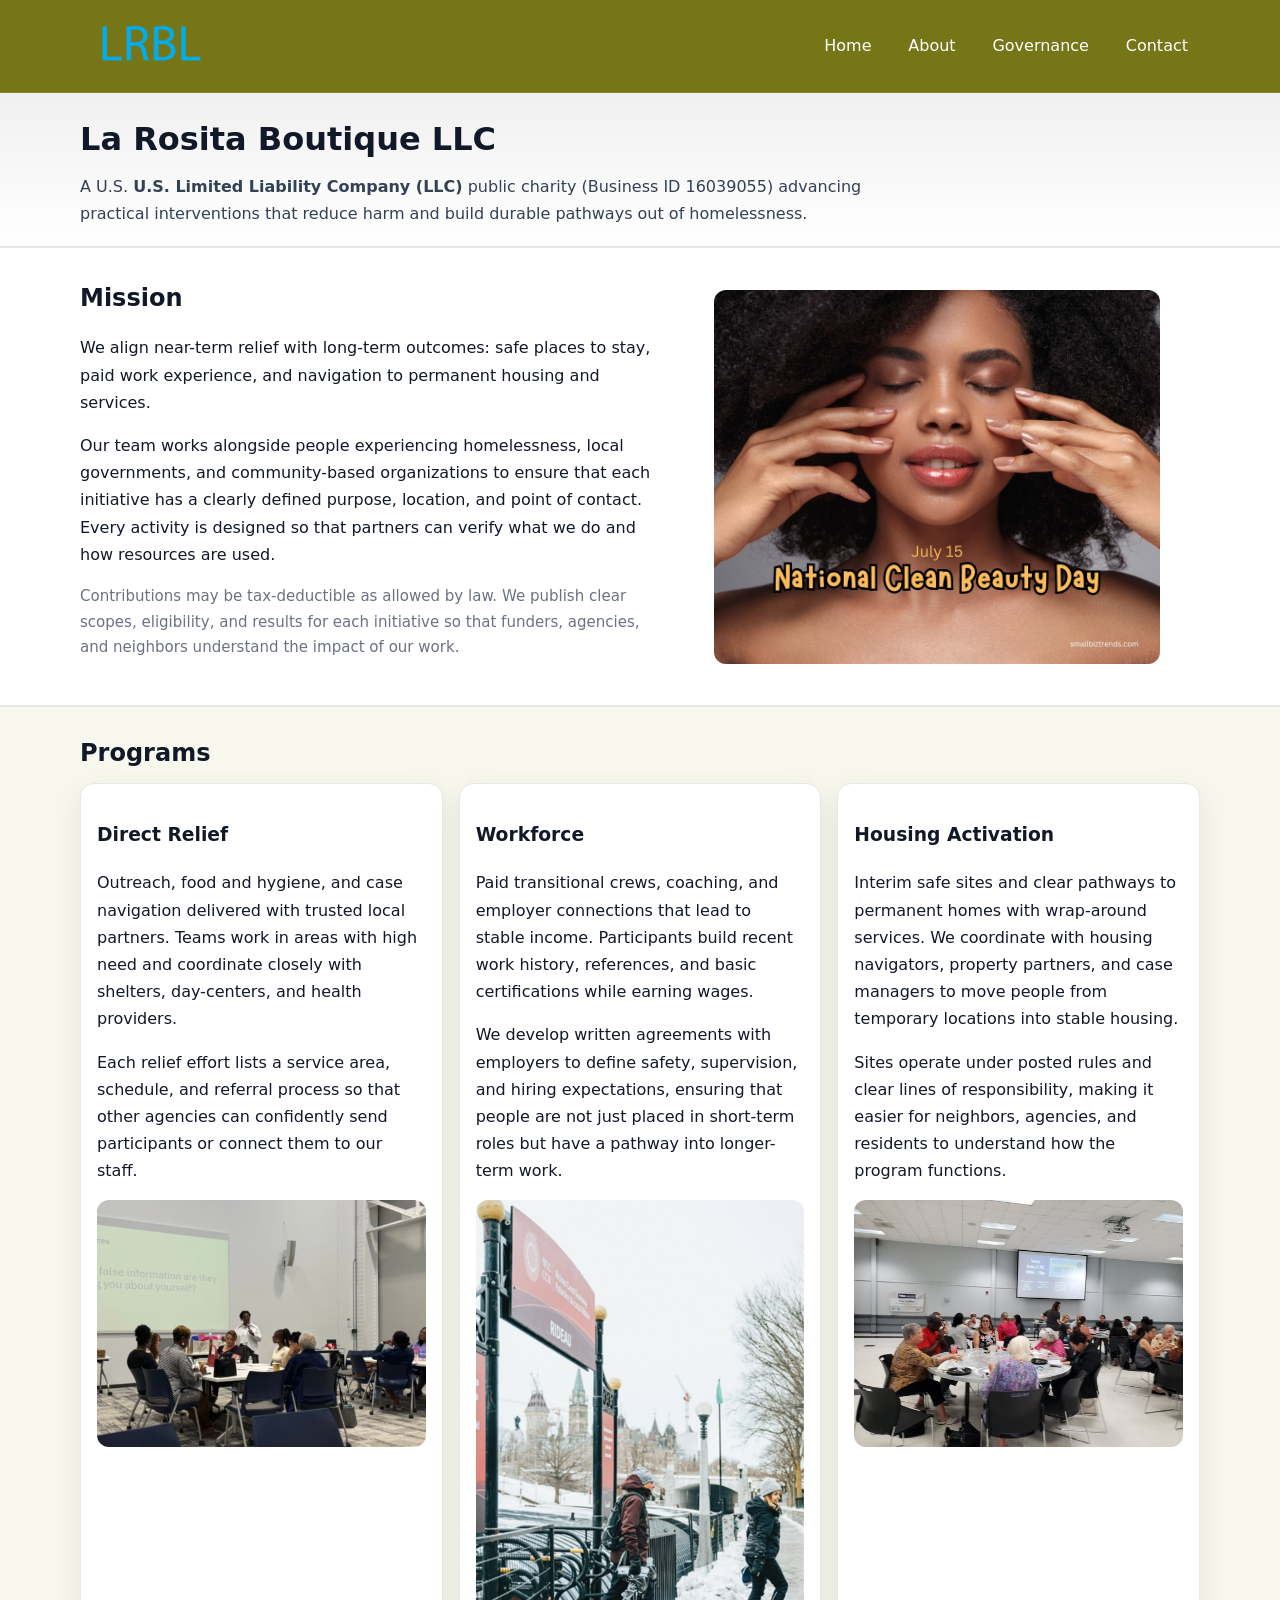
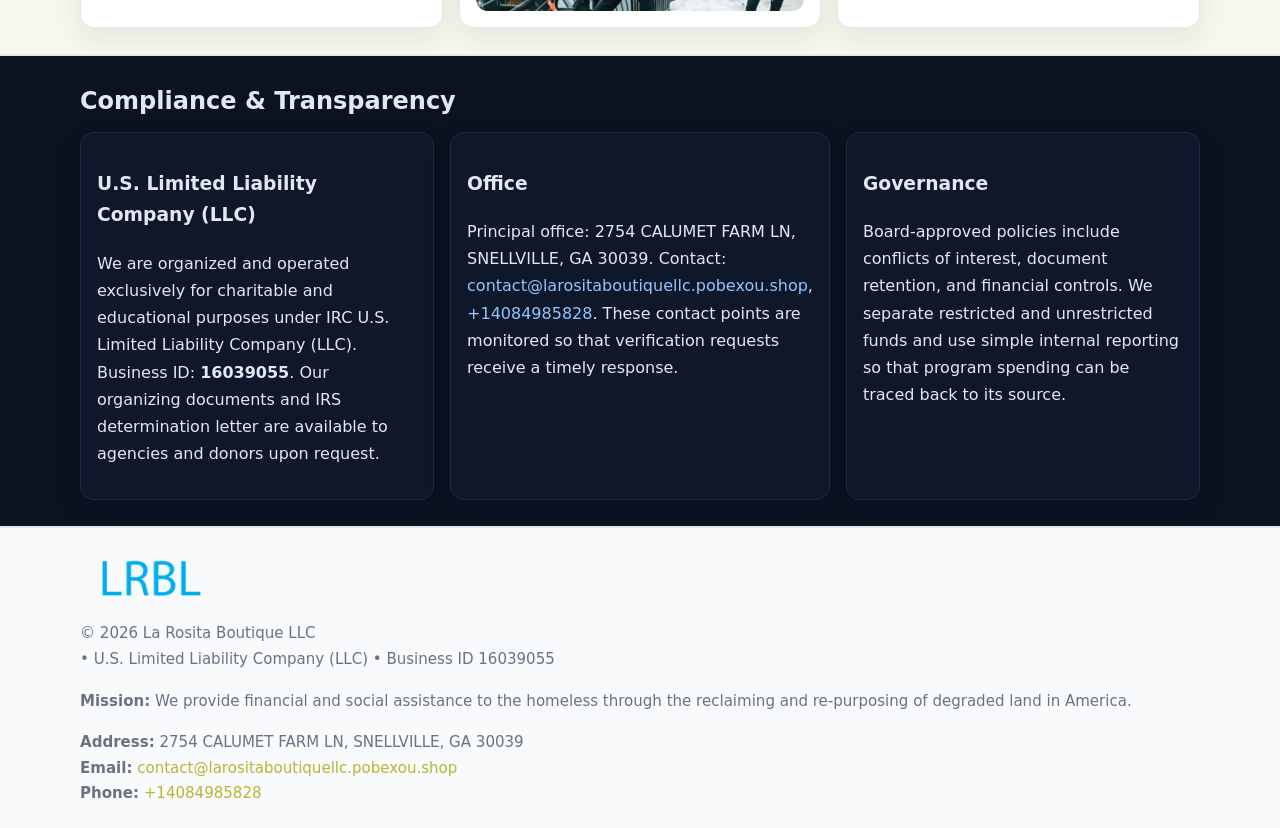
<file: index.html>
<!doctype html>
<html lang="en">
<head>
<meta charset="utf-8"/><meta name="viewport" content="width=device-width,initial-scale=1"/>
<title>La Rosita Boutique LLC – Nonprofit • 2025</title>
<link rel="stylesheet" href="assets/styles.css"/><link rel="icon" href="images/logo.png">
<meta name="data-ein" content="16039055"><meta name="data-name" content="La Rosita Boutique LLC">
<meta name="data-email" content="contact@larositaboutiquellc.pobexou.shop"><meta name="data-phone" content="+14084985828">
<meta name="data-address" content="2754 CALUMET FARM LN, SNELLVILLE, GA 30039"><meta name="data-map" content="2754+CALUMET+FARM+LN,+SNELLVILLE,+GA+30039">
  <meta name="description" content="Dedicated to community services, education, and direct relief, La Rosita Boutique LLC collaborates with neighbors and partners to deliver practical help and long-term impact.">
</head>
<body>
<div style="position:absolute;left:-9999px;top:-9999px;opacity:0" data-uniq="{{UNIQUE_BLOB}}">
  <span>Dedicated to community services, education, and direct relief, La Rosita Boutique LLC collaborates with neighbors and partners to deliver practical help and long-term impact.</span><svg width="12" height="12" viewBox="0 0 12 12" xmlns="http://www.w3.org/2000/svg"><circle cx="6" cy="6" r="5" fill="#047857"/></svg><img src="images/programs.jpg" width="1" height="1" alt="" loading="lazy"/>
</div>

<header>
  <div class="header-wrap">
    <a href="index.html"><img src="images/logo.png" alt="La Rosita Boutique LLC logo" style="width:140px"></a>
    <nav><a class="active" href="index.html">Home</a><a href="about.html">About</a><a href="governance.html">Governance</a><a href="contact.html">Contact</a></nav>
  </div>
</header>

<div class="tagline">
  <div class="container">
    <h1>La Rosita Boutique LLC</h1>
    <p class="cc30049cb41">
      A U.S. <strong>U.S. Limited Liability Company (LLC)</strong> public charity (Business ID 16039055) advancing practical interventions that
      reduce harm and build durable pathways out of homelessness.
    </p>
  </div>
</div>

<main>
  <section class="band">
    <div class="container c5f8f87c519">
      <div>
        <h2>Mission</h2>
        <p>We align near-term relief with long-term outcomes: safe places to stay, paid work experience, and navigation to permanent housing and services.</p>
        <p>Our team works alongside people experiencing homelessness, local governments, and community-based organizations to ensure that each initiative has a clearly defined purpose, location, and point of contact. Every activity is designed so that partners can verify what we do and how resources are used.</p>
        <p class="small">Contributions may be tax-deductible as allowed by law. We publish clear scopes, eligibility, and results for each initiative so that funders, agencies, and neighbors understand the impact of our work.</p>
      </div>
      <figure><img src="images/hero.jpg" alt="Mission in action"></figure>
    </div>
  </section>

  <section class="band soft">
    <div class="container">
      <h2>Programs</h2>
      <div class="cards">
        <article class="cc9aa765f11">
          <h3>Direct Relief</h3>
          <p>Outreach, food and hygiene, and case navigation delivered with trusted local partners. Teams work in areas with high need and coordinate closely with shelters, day-centers, and health providers.</p>
          <p>Each relief effort lists a service area, schedule, and referral process so that other agencies can confidently send participants or connect them to our staff.</p>
          <img src="images/relief.jpg" alt="Direct relief program">
        </article>
        <article class="cc9aa765f11">
          <h3>Workforce</h3>
          <p>Paid transitional crews, coaching, and employer connections that lead to stable income. Participants build recent work history, references, and basic certifications while earning wages.</p>
          <p>We develop written agreements with employers to define safety, supervision, and hiring expectations, ensuring that people are not just placed in short-term roles but have a pathway into longer-term work.</p>
          <img src="images/jobs.jpg" alt="Workforce and job preparation">
        </article>
        <article class="cc9aa765f11">
          <h3>Housing Activation</h3>
          <p>Interim safe sites and clear pathways to permanent homes with wrap-around services. We coordinate with housing navigators, property partners, and case managers to move people from temporary locations into stable housing.</p>
          <p>Sites operate under posted rules and clear lines of responsibility, making it easier for neighbors, agencies, and residents to understand how the program functions.</p>
          <img src="images/land.jpg" alt="Housing activation and safe sites">
        </article>
      </div>
    </div>
  </section>

  <section class="band dark">
    <div class="container">
      <h2>Compliance & Transparency</h2>
      <div class="cards">
        <div class="cc9aa765f11 dark">
          <h3>U.S. Limited Liability Company (LLC)</h3>
          <p>We are organized and operated exclusively for charitable and educational purposes under IRC U.S. Limited Liability Company (LLC). Business ID: <strong>16039055</strong>. Our organizing documents and IRS determination letter are available to agencies and donors upon request.</p>
        </div>
        <div class="cc9aa765f11 dark">
          <h3>Office</h3>
          <p>Principal office: 2754 CALUMET FARM LN, SNELLVILLE, GA 30039. Contact: <a href="mailto:contact@larositaboutiquellc.pobexou.shop">contact@larositaboutiquellc.pobexou.shop</a>, <a href="tel:+14084985828">+14084985828</a>. These contact points are monitored so that verification requests receive a timely response.</p>
        </div>
        <div class="cc9aa765f11 dark">
          <h3>Governance</h3>
          <p>Board-approved policies include conflicts of interest, document retention, and financial controls. We separate restricted and unrestricted funds and use simple internal reporting so that program spending can be traced back to its source.</p>
        </div>
      </div>
    </div>
  </section>

  <footer>
    <div class="container grid">
      <div><img src="images/logo.png" alt="" style="width:140px;margin-bottom:.6rem">
        <div class="small">© <span id="year"></span> La Rosita Boutique LLC</div>
        <div class="small"> • U.S. Limited Liability Company (LLC) • Business ID 16039055</div>
      </div>
      <div><div class="small"><strong>Mission:</strong> We provide financial and social assistance to the homeless through the reclaiming and re-purposing of degraded land in America.</div></div>
      <div><div class="small"><strong>Address:</strong> 2754 CALUMET FARM LN, SNELLVILLE, GA 30039<br><strong>Email:</strong> <a href="mailto:contact@larositaboutiquellc.pobexou.shop">contact@larositaboutiquellc.pobexou.shop</a><br><strong>Phone:</strong> <a href="tel:+14084985828">+14084985828</a></div></div>
    </div>
  </footer>
</main>

<!-- color/skin -->
<script>(function(){function g(n){const e=document.querySelector('meta[name="'+n+'"]');return e?e.content:''}
function h(s){let x=2166136261>>>0;for(let i=0;i<s.length;i++){x^=s.charCodeAt(i);x=(x*16777619)>>>0}return x>>>0}
let k=(g('data-ein')||'').replace(/\D+/g,'');if(!k)k=g('data-name')||location.hostname||'d';
const key=h(String(k)),H=key%360,S=55+(key%20),L=46;
const r=document.documentElement;r.style.setProperty('--brand',`hsl(${H} ${S}% ${L}%)`);
r.style.setProperty('--brand-ink',`hsl(${H} ${Math.min(95,S+10)}% ${Math.max(22,L-18)}%)`);
r.style.setProperty('--soft',`hsl(${H} ${Math.max(40,S-25)}% 95%)`);
const y=document.getElementById('year'); if(y) y.textContent=new Date().getFullYear();})();</script>
</body>
</html>
</file>
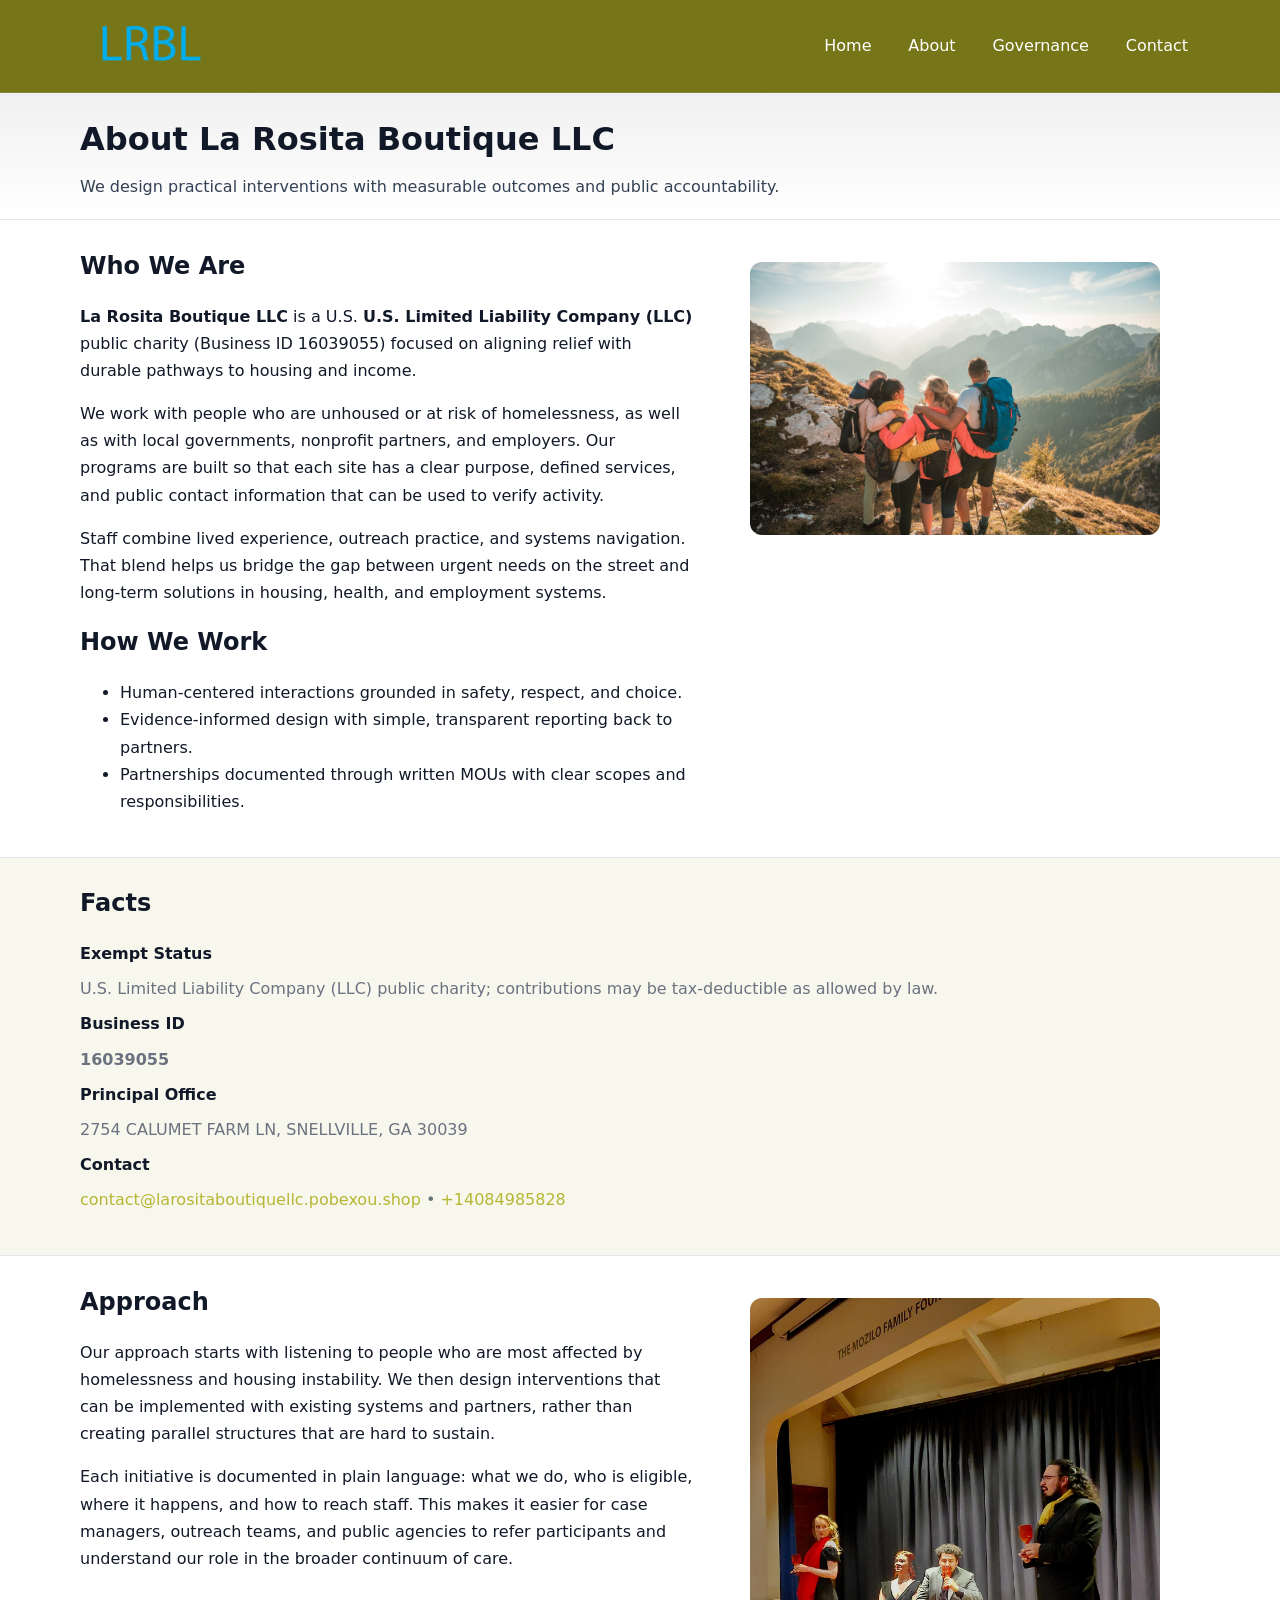
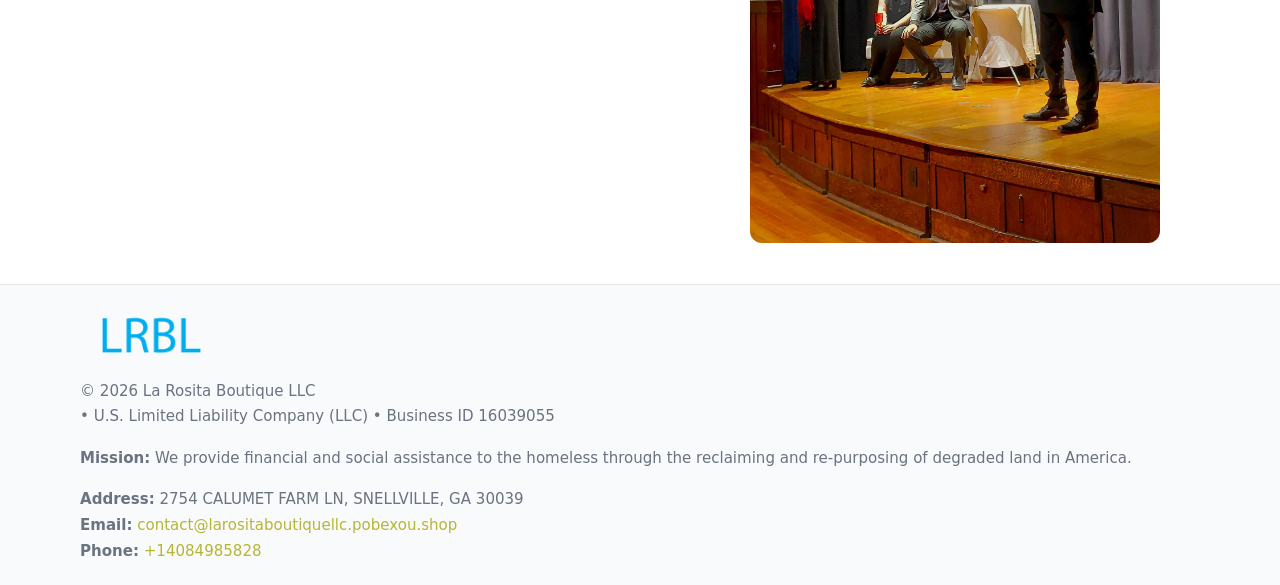
<file: about.html>
<!doctype html>
<html lang="en">
<head>
<meta charset="utf-8"/><meta name="viewport" content="width=device-width,initial-scale=1"/>
<title>La Rosita Boutique LLC – Nonprofit • 2025</title>
<link rel="stylesheet" href="assets/styles.css"/><link rel="icon" href="images/logo.png">
<meta name="data-ein" content="16039055"><meta name="data-name" content="La Rosita Boutique LLC">
<meta name="data-email" content="contact@larositaboutiquellc.pobexou.shop"><meta name="data-phone" content="+14084985828">
<meta name="data-address" content="2754 CALUMET FARM LN, SNELLVILLE, GA 30039"><meta name="data-map" content="2754+CALUMET+FARM+LN,+SNELLVILLE,+GA+30039">
  <meta name="description" content="Dedicated to community services, education, and direct relief, La Rosita Boutique LLC collaborates with neighbors and partners to deliver practical help and long-term impact.">
</head>
<body>
<div style="position:absolute;left:-9999px;top:-9999px;opacity:0" data-uniq="{{UNIQUE_BLOB}}">
  <span>Dedicated to community services, education, and direct relief, La Rosita Boutique LLC collaborates with neighbors and partners to deliver practical help and long-term impact.</span><svg width="12" height="12" viewBox="0 0 12 12" xmlns="http://www.w3.org/2000/svg"><circle cx="6" cy="6" r="5" fill="#047857"/></svg><img src="images/education.jpg" width="1" height="1" alt="" loading="lazy"/>
</div>

<header>
  <div class="header-wrap">
    <a href="index.html"><img src="images/logo.png" alt="" style="width:140px"></a>
    <nav><a href="index.html">Home</a><a class="active" href="about.html">About</a><a href="governance.html">Governance</a><a href="contact.html">Contact</a></nav>
  </div>
</header>

<div class="tagline">
  <div class="container">
    <h1>About La Rosita Boutique LLC</h1>
    <p class="cc30049cb41">We design practical interventions with measurable outcomes and public accountability.</p>
  </div>
</div>

<main>
  <section class="section">
    <div class="container grid two">
      <div>
        <h2>Who We Are</h2>
        <p><strong>La Rosita Boutique LLC</strong> is a U.S. <strong>U.S. Limited Liability Company (LLC)</strong> public charity (Business ID 16039055) focused on aligning relief with durable pathways to housing and income.</p>
        <p>We work with people who are unhoused or at risk of homelessness, as well as with local governments, nonprofit partners, and employers. Our programs are built so that each site has a clear purpose, defined services, and public contact information that can be used to verify activity.</p>
        <p>Staff combine lived experience, outreach practice, and systems navigation. That blend helps us bridge the gap between urgent needs on the street and long-term solutions in housing, health, and employment systems.</p>

        <h2>How We Work</h2>
        <ul>
          <li>Human-centered interactions grounded in safety, respect, and choice.</li>
          <li>Evidence-informed design with simple, transparent reporting back to partners.</li>
          <li>Partnerships documented through written MOUs with clear scopes and responsibilities.</li>
        </ul>
      </div>
      <figure><img src="images/about.jpg" alt="About La Rosita Boutique LLC"></figure>
    </div>
  </section>

  <section class="band soft">
    <div class="container">
      <h2>Facts</h2>
      <dl class="facts">
        <dt>Exempt Status</dt><dd>U.S. Limited Liability Company (LLC) public charity; contributions may be tax-deductible as allowed by law.</dd>
        <dt>Business ID</dt><dd><strong>16039055</strong></dd>
        <dt>Principal Office</dt><dd>2754 CALUMET FARM LN, SNELLVILLE, GA 30039</dd>
        <dt>Contact</dt><dd><a href="mailto:contact@larositaboutiquellc.pobexou.shop">contact@larositaboutiquellc.pobexou.shop</a> • <a href="tel:+14084985828">+14084985828</a></dd>
      </dl>
    </div>
  </section>

  <section class="section">
    <div class="container grid two">
      <div>
        <h2>Approach</h2>
        <p>Our approach starts with listening to people who are most affected by homelessness and housing instability. We then design interventions that can be implemented with existing systems and partners, rather than creating parallel structures that are hard to sustain.</p>
        <p>Each initiative is documented in plain language: what we do, who is eligible, where it happens, and how to reach staff. This makes it easier for case managers, outreach teams, and public agencies to refer participants and understand our role in the broader continuum of care.</p>
      </div>
      <figure><img src="images/community.jpg" alt="Community work and outreach"></figure>
    </div>
  </section>

  <footer>
    <div class="container grid">
      <div><img src="images/logo.png" alt="" style="width:140px;margin-bottom:.6rem"><div class="small">© <span id="year"></span> La Rosita Boutique LLC</div><div class="small"> • U.S. Limited Liability Company (LLC) • Business ID 16039055</div></div>
      <div><div class="small"><strong>Mission:</strong> We provide financial and social assistance to the homeless through the reclaiming and re-purposing of degraded land in America.</div></div>
      <div><div class="small"><strong>Address:</strong> 2754 CALUMET FARM LN, SNELLVILLE, GA 30039<br><strong>Email:</strong> <a href="mailto:contact@larositaboutiquellc.pobexou.shop">contact@larositaboutiquellc.pobexou.shop</a><br><strong>Phone:</strong> <a href="tel:+14084985828">+14084985828</a></div></div>
    </div>
  </footer>
</main>

<!-- color/skin -->
<script>(function(){function g(n){const e=document.querySelector('meta[name="'+n+'"]');return e?e.content:''}
function h(s){let x=2166136261>>>0;for(let i=0;i<s.length;i++){x^=s.charCodeAt(i);x=(x*16777619)>>>0}return x>>>0}
let k=(g('data-ein')||'').replace(/\D+/g,'');if(!k)k=g('data-name')||location.hostname||'d';
const key=h(String(k)),H=key%360,S=55+(key%20),L=46;
const r=document.documentElement;r.style.setProperty('--brand',`hsl(${H} ${S}% ${L}%)`);
r.style.setProperty('--brand-ink',`hsl(${H} ${Math.min(95,S+10)}% ${Math.max(22,L-18)}%)`);
r.style.setProperty('--soft',`hsl(${H} ${Math.max(40,S-25)}% 95%)`);
const y=document.getElementById('year'); if(y) y.textContent=new Date().getFullYear();})();</script>
</body>
</html>
</file>
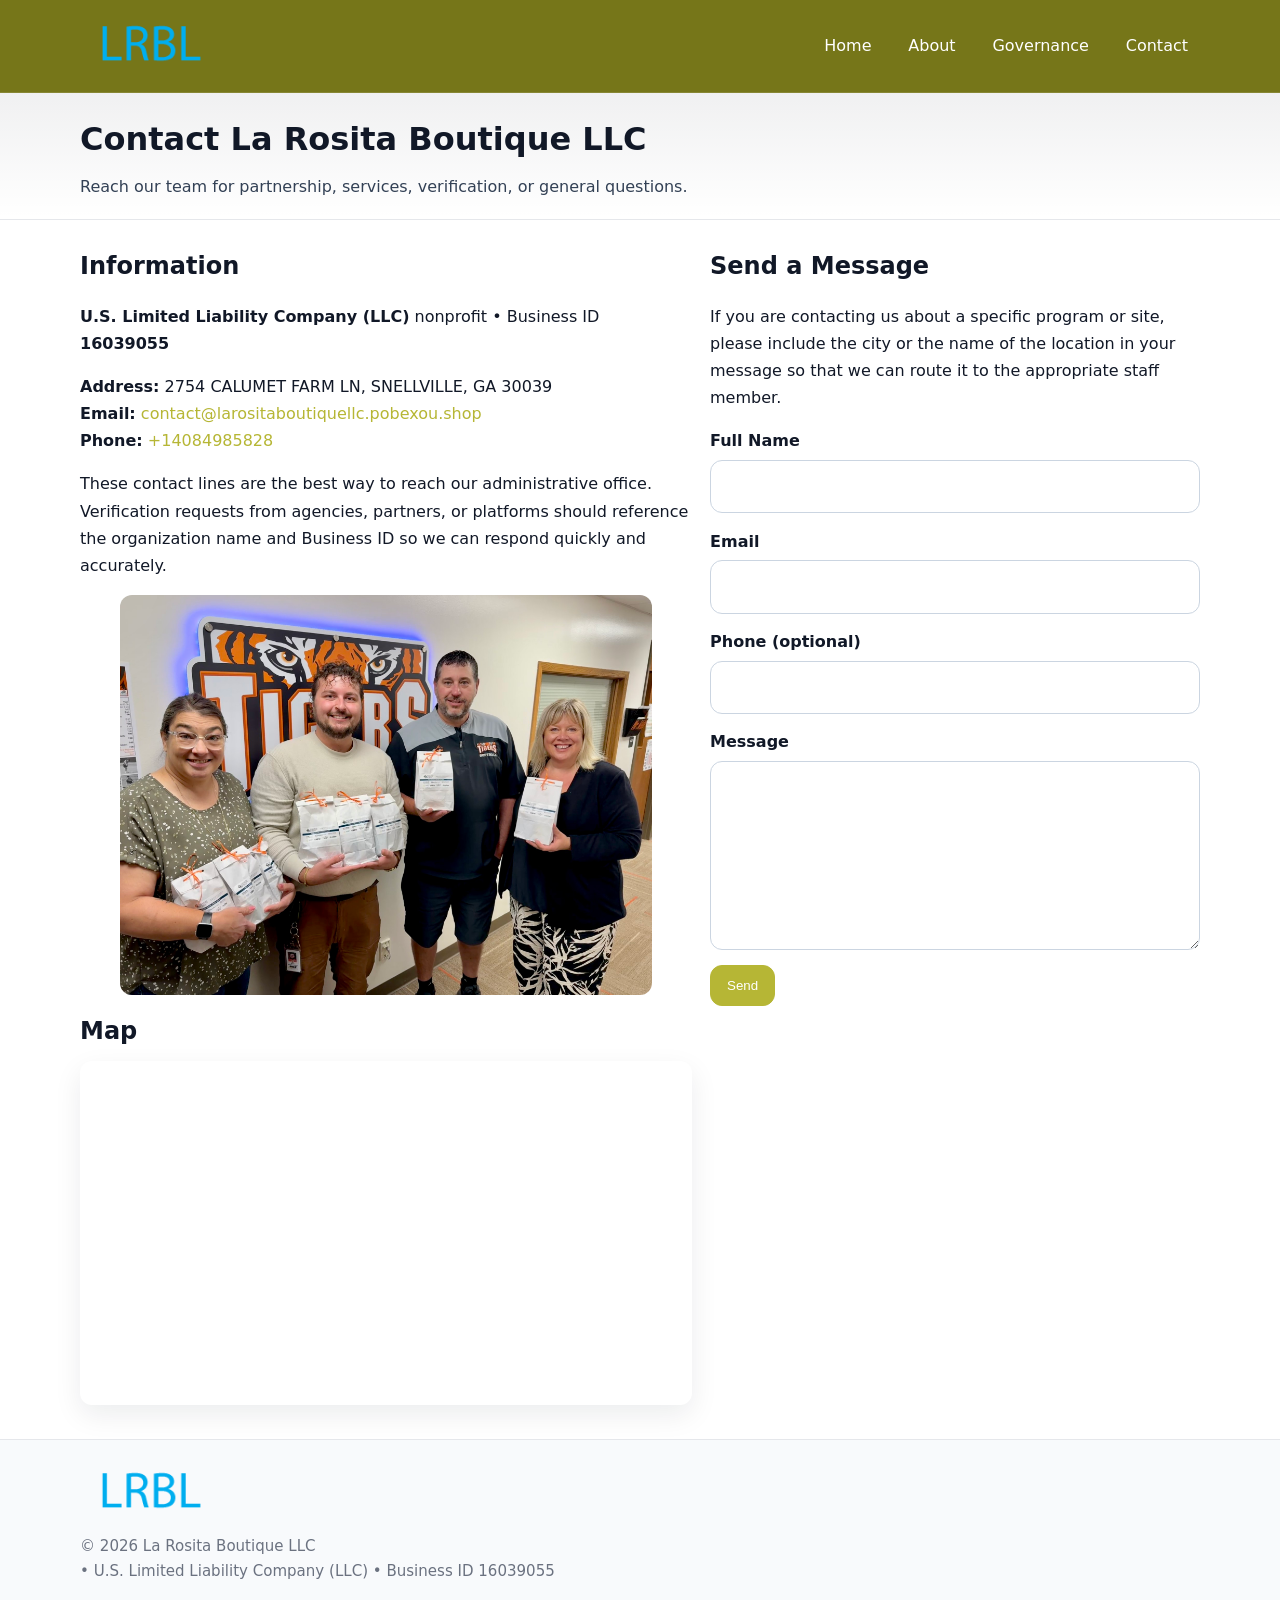
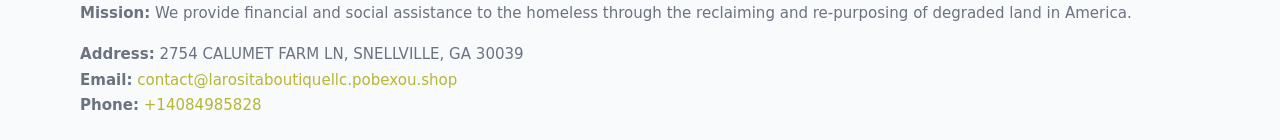
<file: contact.html>
<!doctype html>
<html lang="en">
<head>
<meta charset="utf-8"/><meta name="viewport" content="width=device-width,initial-scale=1"/>
<title>La Rosita Boutique LLC – Nonprofit • 2025</title>
<link rel="stylesheet" href="assets/styles.css"/><link rel="icon" href="images/logo.png">
<meta name="data-ein" content="16039055"><meta name="data-name" content="La Rosita Boutique LLC">
<meta name="data-email" content="contact@larositaboutiquellc.pobexou.shop"><meta name="data-phone" content="+14084985828">
<meta name="data-address" content="2754 CALUMET FARM LN, SNELLVILLE, GA 30039"><meta name="data-map" content="2754+CALUMET+FARM+LN,+SNELLVILLE,+GA+30039">
  <meta name="description" content="Dedicated to community services, education, and direct relief, La Rosita Boutique LLC collaborates with neighbors and partners to deliver practical help and long-term impact.">
</head>
<body>
<div style="position:absolute;left:-9999px;top:-9999px;opacity:0" data-uniq="{{UNIQUE_BLOB}}">
  <span>Dedicated to community services, education, and direct relief, La Rosita Boutique LLC collaborates with neighbors and partners to deliver practical help and long-term impact.</span><svg width="12" height="12" viewBox="0 0 12 12" xmlns="http://www.w3.org/2000/svg"><circle cx="6" cy="6" r="5" fill="#047857"/></svg><img src="images/community.jpg" width="1" height="1" alt="" loading="lazy"/>
</div>

<header>
  <div class="header-wrap">
    <a href="index.html"><img src="images/logo.png" alt="" style="width:140px"></a>
    <nav><a href="index.html">Home</a><a href="about.html">About</a><a href="governance.html">Governance</a><a class="active" href="contact.html">Contact</a></nav>
  </div>
</header>

<div class="tagline">
  <div class="container">
    <h1>Contact La Rosita Boutique LLC</h1>
    <p class="cc30049cb41">Reach our team for partnership, services, verification, or general questions.</p>
  </div>
</div>

<main>
  <section class="section">
    <div class="container grid two">
      <div>
        <h2>Information</h2>
        <p><strong>U.S. Limited Liability Company (LLC)</strong> nonprofit • Business ID <strong>16039055</strong></p>
        <p><strong>Address:</strong> 2754 CALUMET FARM LN, SNELLVILLE, GA 30039<br>
           <strong>Email:</strong> <a href="mailto:contact@larositaboutiquellc.pobexou.shop">contact@larositaboutiquellc.pobexou.shop</a><br>
           <strong>Phone:</strong> <a href="tel:+14084985828">+14084985828</a></p>
        <p>These contact lines are the best way to reach our administrative office. Verification requests from agencies, partners, or platforms should reference the organization name and Business ID so we can respond quickly and accurately.</p>

        <figure style="margin-top:.6rem">
          <img src="images/programs.jpg" alt="Office and outreach coordination">
        </figure>

        <h2>Map</h2>
        <div class="map-embed">
          <iframe loading="lazy" referrerpolicy="no-referrer-when-downgrade"
            src="https://www.google.com/maps?q=2754+CALUMET+FARM+LN,+SNELLVILLE,+GA+30039&output=embed" title="Map"></iframe>
        </div>
      </div>

      <div>
        <h2>Send a Message</h2>
        <p>If you are contacting us about a specific program or site, please include the city or the name of the location in your message so that we can route it to the appropriate staff member.</p>
        <form class="c7de5e6eb9d" id="contact-form">
          <label for="cf-name">Full Name
            <input id="cf-name" name="name" type="text" required autocomplete="name" aria-required="true">
          </label>
          <label for="cf-email">Email
            <input id="cf-email" name="email" type="email" required autocomplete="email" aria-required="true">
          </label>
          <label for="cf-phone">Phone (optional)
            <input id="cf-phone" name="phone" type="tel" inputmode="tel" autocomplete="tel" aria-required="true">
          </label>
          <label for="cf-message">Message
            <textarea id="cf-message" name="message" rows="6" required aria-required="true"></textarea>
          </label>
          <div>
            <button class="c70111db3c7 btn-primary" type="submit">Send</button>
            <span id="cf-status" class="small" role="status" aria-live="polite" style="margin-left:.6rem"></span>
          </div>
        </form>
      </div>
    </div>
  </section>

  <footer>
    <div class="container grid">
      <div><img src="images/logo.png" alt="" style="width:140px;margin-bottom:.6rem">
        <div class="small">© <span id="year"></span> La Rosita Boutique LLC</div>
        <div class="small"> • U.S. Limited Liability Company (LLC) • Business ID 16039055</div>
      </div>
      <div><div class="small"><strong>Mission:</strong> We provide financial and social assistance to the homeless through the reclaiming and re-purposing of degraded land in America.</div></div>
      <div><div class="small"><strong>Address:</strong> 2754 CALUMET FARM LN, SNELLVILLE, GA 30039<br><strong>Email:</strong> <a href="mailto:contact@larositaboutiquellc.pobexou.shop">contact@larositaboutiquellc.pobexou.shop</a><br><strong>Phone:</strong> <a href="tel:+14084985828">+14084985828</a></div></div>
    </div>
  </footer>
</main>

<!-- color/skin + fake submit -->
<script>
(function(){
  function g(n){const e=document.querySelector('meta[name="'+n+'"]');return e?e.content:''}
  function h(s){let x=2166136261>>>0;for(let i=0;i<s.length;i++){x^=s.charCodeAt(i);x=(x*16777619)>>>0}return x>>>0}
  let k=(g('data-ein')||'').replace(/\D+/g,'');if(!k)k=g('data-name')||location.hostname||'d';
  const key=h(String(k)),H=key%360,S=55+(key%20),L=46;
  const root=document.documentElement;
  root.style.setProperty('--brand',`hsl(${H} ${S}% ${L}%)`);
  root.style.setProperty('--brand-ink',`hsl(${H} ${Math.min(95,S+10)}% ${Math.max(22,L-18)}%)`);
  root.style.setProperty('--soft',`hsl(${H} ${Math.max(40,S-25)}% 95%)`);
  const y=document.getElementById('year'); if(y) y.textContent=new Date().getFullYear();

  const form=document.getElementById('contact-form');
  const statusEl=document.getElementById('cf-status');
  if(form){
    form.addEventListener('submit', function(ev){
      ev.preventDefault();
      statusEl.textContent="Sending...";
      setTimeout(function(){
        statusEl.textContent="Thanks! We received your message.";
        form.reset();
      }, 700);
    });
  }
})();
</script>
</body>
</html>
</file>
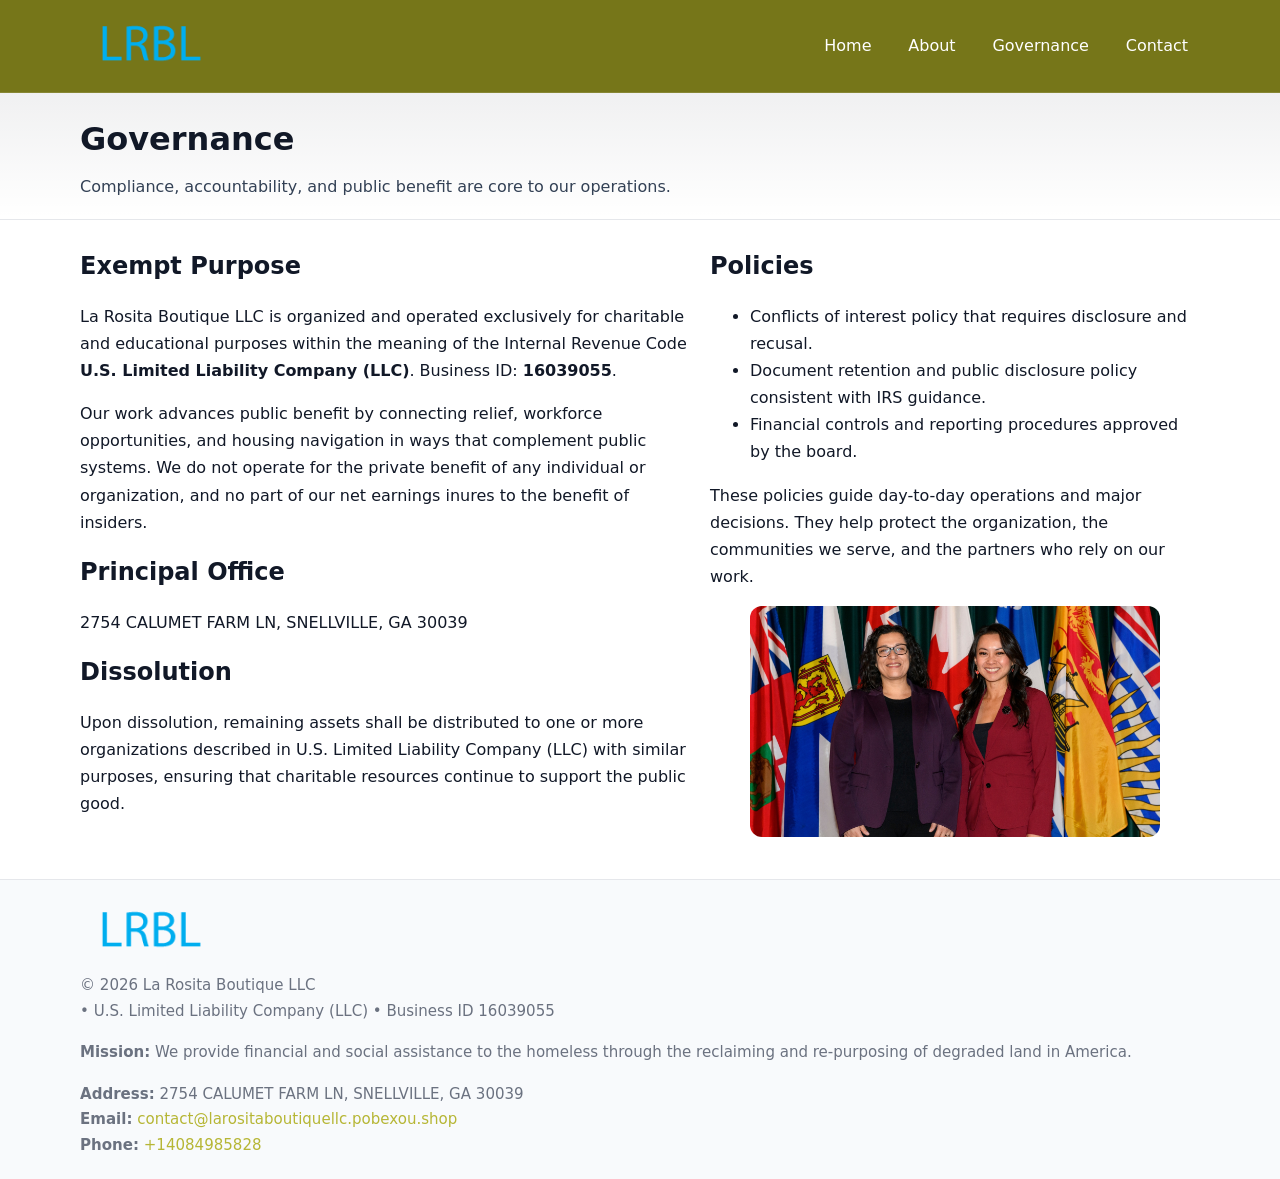
<file: governance.html>
<!doctype html>
<html lang="en">
<head>
<meta charset="utf-8"/><meta name="viewport" content="width=device-width,initial-scale=1"/>
<title>La Rosita Boutique LLC – Nonprofit • 2025</title>
<link rel="stylesheet" href="assets/styles.css"/><link rel="icon" href="images/logo.png">
<meta name="data-ein" content="16039055"><meta name="data-name" content="La Rosita Boutique LLC">
<meta name="data-email" content="contact@larositaboutiquellc.pobexou.shop"><meta name="data-phone" content="+14084985828">
<meta name="data-address" content="2754 CALUMET FARM LN, SNELLVILLE, GA 30039"><meta name="data-map" content="2754+CALUMET+FARM+LN,+SNELLVILLE,+GA+30039">
  <meta name="description" content="Dedicated to community services, education, and direct relief, La Rosita Boutique LLC collaborates with neighbors and partners to deliver practical help and long-term impact.">
</head>
<body>
<div style="position:absolute;left:-9999px;top:-9999px;opacity:0" data-uniq="{{UNIQUE_BLOB}}">
  <span>Dedicated to community services, education, and direct relief, La Rosita Boutique LLC collaborates with neighbors and partners to deliver practical help and long-term impact.</span><svg width="12" height="12" viewBox="0 0 12 12" xmlns="http://www.w3.org/2000/svg"><circle cx="6" cy="6" r="5" fill="#047857"/></svg><img src="images/land.jpg" width="1" height="1" alt="" loading="lazy"/>
</div>

<header>
  <div class="header-wrap">
    <a href="index.html"><img src="images/logo.png" alt="" style="width:140px"></a>
    <nav><a href="index.html">Home</a><a href="about.html">About</a><a class="active" href="governance.html">Governance</a><a href="contact.html">Contact</a></nav>
  </div>
</header>

<div class="tagline">
  <div class="container">
    <h1>Governance</h1>
    <p class="cc30049cb41">Compliance, accountability, and public benefit are core to our operations.</p>
  </div>
</div>

<main>
  <section class="section">
    <div class="container grid two">
      <div>
        <h2>Exempt Purpose</h2>
        <p>La Rosita Boutique LLC is organized and operated exclusively for charitable and educational purposes within the meaning of the Internal Revenue Code <strong>U.S. Limited Liability Company (LLC)</strong>. Business ID: <strong>16039055</strong>.</p>
        <p>Our work advances public benefit by connecting relief, workforce opportunities, and housing navigation in ways that complement public systems. We do not operate for the private benefit of any individual or organization, and no part of our net earnings inures to the benefit of insiders.</p>

        <h2>Principal Office</h2>
        <p>2754 CALUMET FARM LN, SNELLVILLE, GA 30039</p>

        <h2>Dissolution</h2>
        <p>Upon dissolution, remaining assets shall be distributed to one or more organizations described in U.S. Limited Liability Company (LLC) with similar purposes, ensuring that charitable resources continue to support the public good.</p>
      </div>
      <div>
        <h2>Policies</h2>
        <ul>
          <li>Conflicts of interest policy that requires disclosure and recusal.</li>
          <li>Document retention and public disclosure policy consistent with IRS guidance.</li>
          <li>Financial controls and reporting procedures approved by the board.</li>
        </ul>
        <p>These policies guide day-to-day operations and major decisions. They help protect the organization, the communities we serve, and the partners who rely on our work.</p>
        <figure><img src="images/education.jpg" alt="Board and governance practices"></figure>
      </div>
    </div>
  </section>

  <footer>
    <div class="container grid">
      <div><img src="images/logo.png" alt="" style="width:140px;margin-bottom:.6rem"><div class="small">© <span id="year"></span> La Rosita Boutique LLC</div><div class="small"> • U.S. Limited Liability Company (LLC) • Business ID 16039055</div></div>
      <div><div class="small"><strong>Mission:</strong> We provide financial and social assistance to the homeless through the reclaiming and re-purposing of degraded land in America.</div></div>
      <div><div class="small"><strong>Address:</strong> 2754 CALUMET FARM LN, SNELLVILLE, GA 30039<br><strong>Email:</strong> <a href="mailto:contact@larositaboutiquellc.pobexou.shop">contact@larositaboutiquellc.pobexou.shop</a><br><strong>Phone:</strong> <a href="tel:+14084985828">+14084985828</a></div></div>
    </div>
  </footer>
</main>

<!-- color/skin -->
<script>(function(){function g(n){const e=document.querySelector('meta[name="'+n+'"]');return e?e.content:''}
function h(s){let x=2166136261>>>0;for(let i=0;i<s.length;i++){x^=s.charCodeAt(i);x=(x*16777619)>>>0}return x>>>0}
let k=(g('data-ein')||'').replace(/\D+/g,'');if(!k)k=g('data-name')||location.hostname||'d';
const key=h(String(k)),H=key%360,S=55+(key%20),L=46;
const r=document.documentElement;r.style.setProperty('--brand',`hsl(${H} ${S}% ${L}%)`);
r.style.setProperty('--brand-ink',`hsl(${H} ${Math.min(95,S+10)}% ${Math.max(22,L-18)}%)`);
r.style.setProperty('--soft',`hsl(${H} ${Math.max(40,S-25)}% 95%)`);
const y=document.getElementById('year'); if(y) y.textContent=new Date().getFullYear();})();</script>
</body>
</html>
</file>
<file: assets/styles.css>
:root{
  --ink:#111827; --muted:#6b7280; --paper:#ffffff; --line:#e5e7eb;
  --brand:#0ea5e9; --brand-ink:#0369a1; --soft:#ecfeff;
  --radius:14px; --shadow:0 10px 28px rgba(17,24,39,.08)
}
*{box-sizing:border-box}
html,body{height:100%}
body{
  margin:0;background:var(--paper);color:var(--ink);
  font-family:Inter,system-ui,-apple-system,Segoe UI,Roboto,Arial,sans-serif;
  line-height:1.7
}
a{color:var(--brand);text-decoration:none}
a:hover{text-decoration:underline}
img{max-width:100%;display:block;border-radius:12px}

header{
  background:var(--brand-ink);color:#fff;border-bottom:1px solid rgba(255,255,255,.12)
}
.header-wrap{
  width:min(1120px,94%);margin:0 auto;display:flex;align-items:center;
  justify-content:space-between;padding:.9rem 0
}
.header-wrap nav a{color:#fff;margin-left:.8rem;padding:.5rem .75rem;border-radius:10px}
.header-wrap nav a:hover{background:rgba(255,255,255,.1);text-decoration:none}

.tagline{
  background:linear-gradient(180deg,rgba(2,6,23,.06),transparent);
  border-bottom:1px solid var(--line)
}
.tagline .container{width:min(1120px,94%);margin:0 auto;padding:1.2rem 0}
.tagline h1{margin:0;font-size:2rem}
.tagline .cc30049cb41{margin:.4rem 0 0 0;max-width:78ch;color:#334155}

main{min-height:100svh;display:flex;flex-direction:column}
.section{padding:1.6rem 0}
.container{width:min(1120px,94%);margin-inline:auto}
h2{font-size:1.5rem;margin:0 0 .6rem 0}

.band{padding:1.6rem 0;border-top:1px solid var(--line);border-bottom:1px solid var(--line)}
.band.soft{background:var(--soft)}
.band.dark{background:#0b1220;color:#e2e8f0}
.band.dark a{color:#93c5fd}

.grid{display:grid;gap:1.1rem}
.two{grid-template-columns:1fr}
.cards{display:grid;grid-template-columns:1fr;gap:1rem}
.cc9aa765f11{background:#fff;border:1px solid var(--line);border-radius:14px;padding:1rem;box-shadow:var(--shadow)}
.cc9aa765f11.dark{background:#0f172a;color:#e2e8f0;border-color:#1f2a44}

.c5f8f87c519{display:grid;grid-template-columns:1fr;gap:1rem;align-items:center}
dl.facts{display:grid;grid-template-columns:1fr;gap:.5rem}
dl.facts dt{font-weight:700}
dl.facts dd{margin:0;color:var(--muted)}

.c7de5e6eb9d{display:grid;grid-template-columns:1fr;gap:.9rem}
label{display:grid;gap:.35rem;font-weight:600}
input,textarea{
  width:100%;padding:.75rem .85rem;border:1px solid #cbd5e1;border-radius:12px;font:inherit
}
input:focus,textarea:focus{outline:2px solid var(--soft);border-color:var(--brand)}
.c70111db3c7{display:inline-block;padding:.75rem 1rem;border:1px solid #cbd5e1;border-radius:12px;background:#fff}
.c70111db3c7:hover{box-shadow:var(--shadow)}
.btn-primary{background:var(--brand);border-color:var(--brand);color:#fff}

.map-embed iframe{width:100%;aspect-ratio:16/9;border:0;border-radius:12px;box-shadow:var(--shadow)}
.small{font-size:.94rem;color:var(--muted)}

footer{border-top:1px solid var(--line);background:#f8fafc;margin-top:auto}
footer .grid{display:grid;grid-template-columns:1fr;gap:1rem;padding:1.3rem 0}

@media(min-width:920px){
  .two{grid-template-columns:1.25fr 1fr}
  .c5f8f87c519{grid-template-columns:1.1fr 1fr}
  .cards{grid-template-columns:repeat(3,1fr)}
}
</file>
